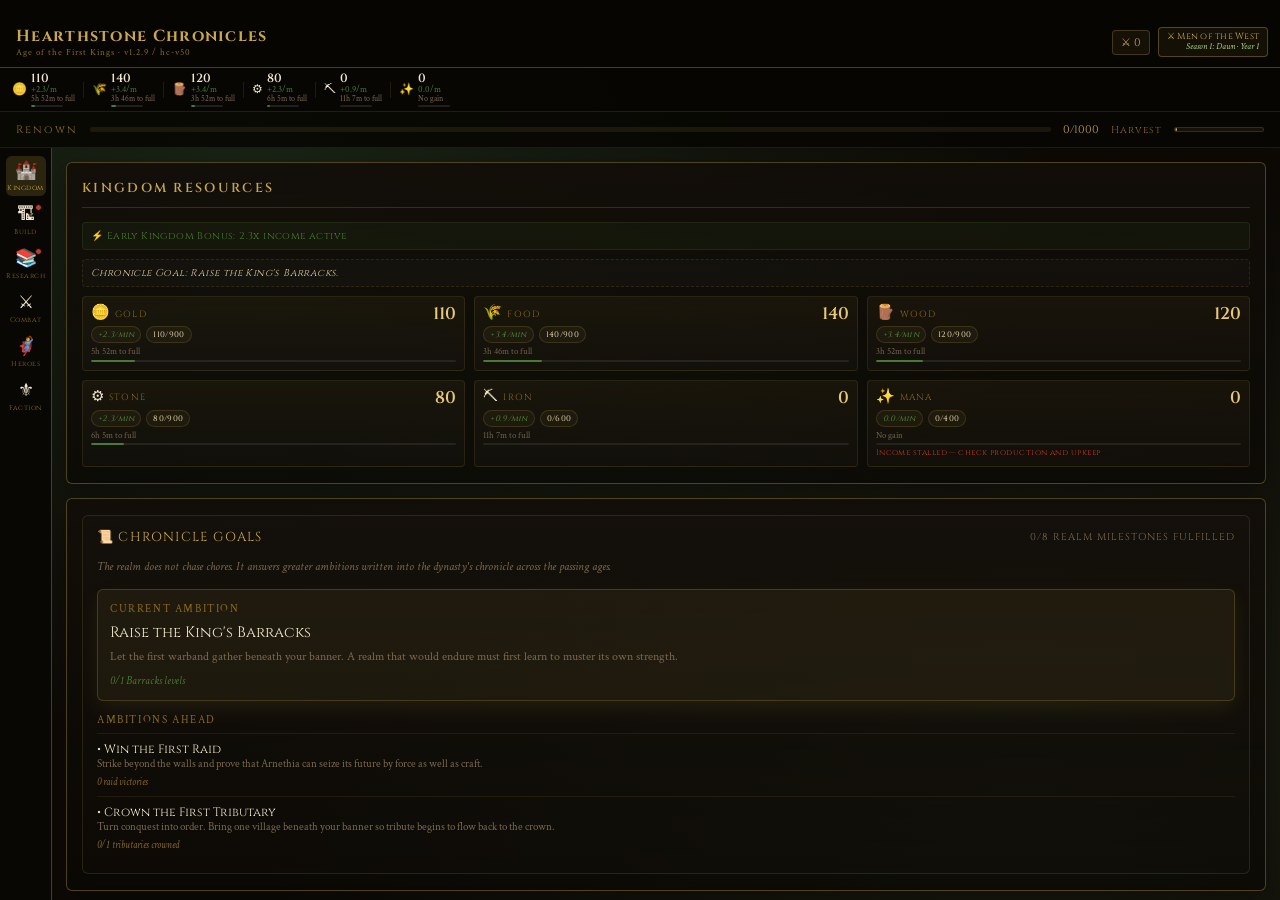
<file: index.html>
<!DOCTYPE html>
<html lang="en">
<head>
<meta charset="UTF-8">
<meta name="viewport" content="width=device-width, initial-scale=1.0, viewport-fit=cover">

<!-- PWA -->
<link rel="manifest" href="manifest.json">
<meta name="theme-color" content="#0d0a06">
<meta name="mobile-web-app-capable" content="yes">

<!-- iOS PWA -->
<meta name="apple-mobile-web-app-capable" content="yes">
<meta name="apple-mobile-web-app-status-bar-style" content="black-translucent">
<meta name="apple-mobile-web-app-title" content="Hearthstone">
<link rel="apple-touch-icon" href="icon-192.png">
<title>Hearthstone Chronicles</title>
<link href="https://fonts.googleapis.com/css2?family=Cinzel:wght@400;600;700&family=Crimson+Text:ital,wght@0,400;0,600;1,400&display=swap" rel="stylesheet">
<link rel="stylesheet" href="styles/main.css">
<script src="src/pwa.js" defer></script>
</head>
<body>

<div id="header">
  <div>
    <h1>Hearthstone Chronicles</h1>
    <div class="sub">Age of the First Kings &middot; <span data-version-label>v1.2.9 / hc-v50</span></div>
  </div>
  <div style="display:flex;align-items:center;gap:8px;">
    <div id="power-badge" onclick="showPowerBreakdown()">&#x2694; <span id="power-val">0</span></div>
    <div class="faction-badge">
      <div class="fname">&#x2694; Men of the West</div>
      <div class="fera" id="era-display">First Age &middot; Year 1</div>
    </div>
  </div>
</div>

<!-- FLOATING RESOURCE BAR -->
<div id="resource-bar">
  <div id="resource-bar-inner"></div>
</div>

<div id="era-bar">
  <span class="era-label">Renown</span>
  <div class="pbar-outer"><div class="pbar-inner" id="prestige-bar" style="width:0%"></div></div>
  <span class="pval" id="prestige-val">0/1000</span>
  <span class="tick-label">Harvest</span>
  <div class="tick-outer"><div class="tick-inner" id="tick-bar"></div></div>
</div>

<div id="shell">
  <div id="sidebar">
    <button class="stab active" data-tab="kingdom" onclick="switchTab('kingdom')">&#x1F3F0;<span class="slabel">Kingdom</span></button>
    <button class="stab" data-tab="build" onclick="switchTab('build')">&#x1F3D7;<span class="slabel">Build</span><span class="bdot" id="bdot-build"></span></button>
    <button class="stab" data-tab="research" onclick="switchTab('research')">&#x1F4DA;<span class="slabel">Research</span><span class="bdot" id="bdot-research"></span></button>
    <button class="stab" data-tab="combat" onclick="switchTab('combat')">&#x2694;<span class="slabel">Combat</span><span class="bdot" id="bdot-combat"></span></button>
    <button class="stab" data-tab="heroes" onclick="switchTab('heroes')">&#x1F9B8;<span class="slabel">Heroes</span><span class="bdot" id="bdot-heroes"></span></button>
    <button class="stab" data-tab="faction" onclick="switchTab('faction')">&#x269C;<span class="slabel">Faction</span></button>
  </div>

  <div id="content">

    <!-- KINGDOM TAB -->
    <div class="tab-view active" id="tab-kingdom">
      <div class="section">
        <div class="section-title">Kingdom Resources</div>
        <div class="resource-grid" id="resource-grid"></div>
      </div>
      <div class="section">
        <div id="chronicle-goals"></div>
      </div>
      <div class="section" style="padding:0;overflow:hidden;border-radius:6px;">
        <div id="city-view">
          <div class="city-title">&#x2694; Kingdom of Arnethia &mdash; tap a building to manage it</div>
          <div class="city-map" id="city-map"></div>
        </div>
      </div>
      <div class="section">
        <div class="section-title">&#x1F4DC; Chronicle</div>
        <div class="log-entries" id="log-entries"></div>
      </div>
    </div>

    <!-- BUILD TAB -->
    <div class="tab-view" id="tab-build">
      <div class="section">
        <div class="section-title">Construct &amp; Upgrade</div>
        <div class="blist" id="building-list"></div>
      </div>
    </div>

    <!-- RESEARCH TAB -->
    <div class="tab-view" id="tab-research">
      <div class="section">
        <div class="section-title">Research</div>
        <div class="rtabs">
          <div class="rtab active" data-tab="economy" onclick="switchResearchTab('economy')">Economy</div>
          <div class="rtab" data-tab="military" onclick="switchResearchTab('military')">Military</div>
          <div class="rtab tab-locked" data-tab="arcane" onclick="switchResearchTab('arcane')" id="rtab-arcane">Arcane</div>
          <div class="rtab tab-locked" data-tab="diplomacy" onclick="switchResearchTab('diplomacy')" id="rtab-diplomacy">Diplomacy</div>
        </div>
        <div class="rlist" id="research-list"></div>
      </div>
    </div>

    <!-- HEROES TAB -->
    <div class="tab-view" id="tab-heroes">
      <div class="section">
        <div class="section-title">Heroes of Arnethia</div>
        <div class="hlist" id="hero-list"></div>
      </div>
    </div>

    <!-- COMBAT TAB -->
    <div class="tab-view" id="tab-combat"></div>

    <!-- FACTION TAB -->
    <div class="tab-view" id="tab-faction">
    </div>

  </div>
</div>

<div id="bottombar">
  <div class="btabs">
    <button class="btab active" data-tab="kingdom" onclick="switchTab('kingdom')">&#x1F3F0;<span class="blabel">Kingdom</span></button>
    <button class="btab" data-tab="build" onclick="switchTab('build')">&#x1F3D7;<span class="blabel">Build</span><span class="bdot" id="mbdot-build"></span></button>
    <button class="btab" data-tab="research" onclick="switchTab('research')">&#x1F4DA;<span class="blabel">Research</span><span class="bdot" id="mbdot-research"></span></button>
    <button class="btab" data-tab="combat" onclick="switchTab('combat')">&#x2694;<span class="blabel">Combat</span><span class="bdot" id="mbdot-combat"></span></button>
    <button class="btab" data-tab="heroes" onclick="switchTab('heroes')">&#x1F9B8;<span class="blabel">Heroes</span><span class="bdot" id="mbdot-heroes"></span></button>
    <button class="btab" data-tab="faction" onclick="switchTab('faction')">&#x269C;<span class="blabel">Faction</span></button>
  </div>
</div>

<div id="overlay-stack"></div>

<script src="src/data/progression.js" defer></script>
<script src="src/data/buildings.js" defer></script>
<script src="src/data/research.js" defer></script>
<script src="src/data/combat.js" defer></script>
<script src="src/data/heroes.js" defer></script>
<script src="src/data/map.js" defer></script>
<script src="src/save.js" defer></script>
<script src="src/game.js" defer></script>
<!-- BUILDING POPUP -->
<div id="building-popup">
  <button class="bp-close" onclick="closePopup()">&#x2715;</button>
  <div class="bp-name" id="bp-name"></div>
  <div class="bp-desc" id="bp-desc"></div>
  <div class="bp-stats" id="bp-stats"></div>
  <div class="bp-cost" id="bp-cost"></div>
  <button class="bp-btn" id="bp-btn" onclick="popupUpgrade()">Upgrade</button>
</div>

</body>
</html>
</file>
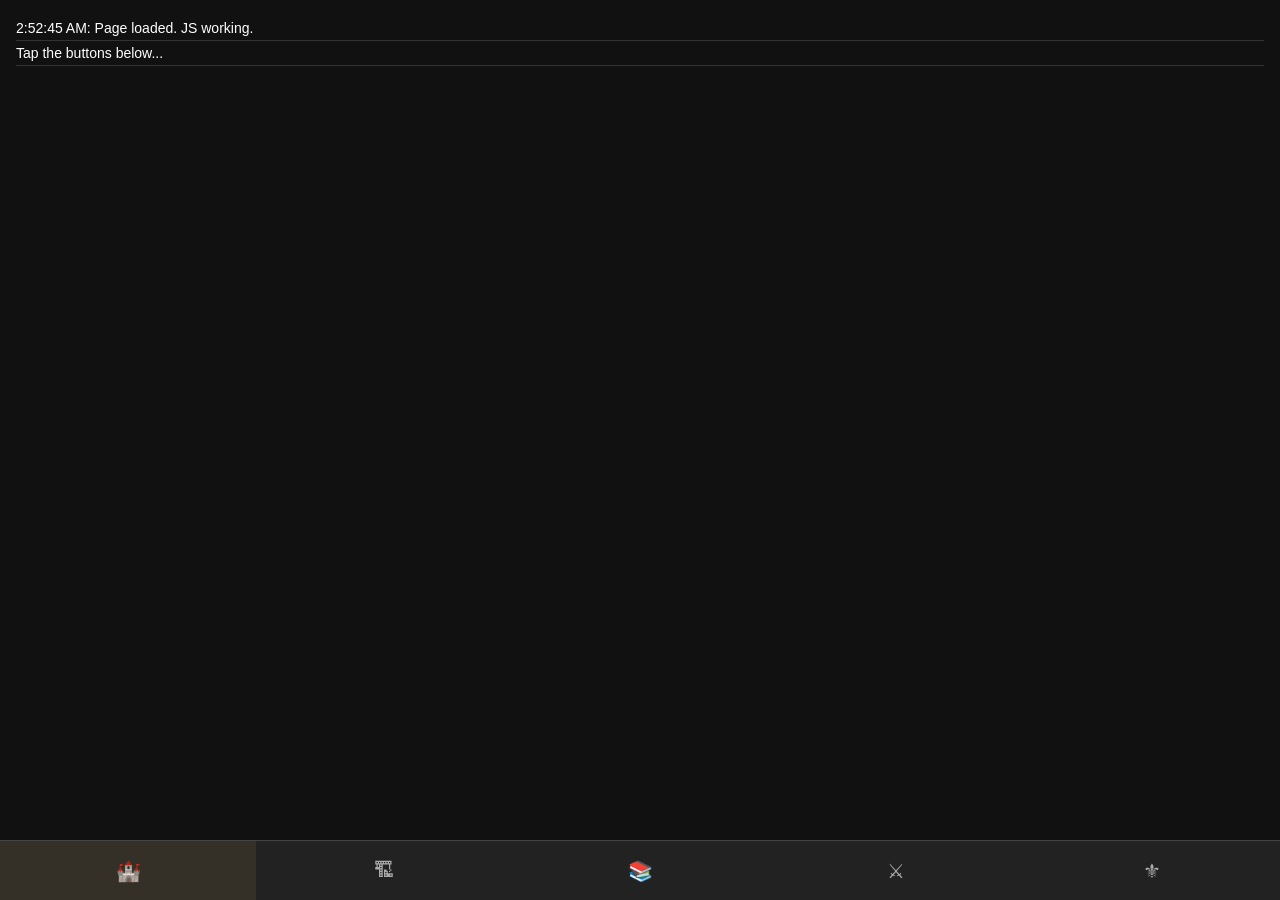
<file: test.html>
<!DOCTYPE html>
<html>
<head>
<meta charset="UTF-8">
<meta name="viewport" content="width=device-width, initial-scale=1.0, viewport-fit=cover">
<title>Tap Test</title>
<style>
* { margin:0; padding:0; box-sizing:border-box; }
body { background:#111; color:#fff; font-family:sans-serif; }
#log { padding:16px; font-size:14px; min-height:200px; }
.entry { padding:4px 0; border-bottom:1px solid #333; }
#tabs { position:fixed; bottom:0; left:0; right:0; display:flex; height:60px; background:#222; border-top:1px solid #444; }
button.tab { flex:1; background:none; border:none; color:#aaa; font-size:20px; cursor:pointer; -webkit-tap-highlight-color:rgba(255,255,255,.2); touch-action:manipulation; }
button.tab.active { color:#c9a84c; background:rgba(201,168,76,.1); }
</style>
</head>
<body>
<div id="log"><div class="entry">Tap the buttons below...</div></div>
<div id="tabs">
  <button class="tab active" id="t1">🏰</button>
  <button class="tab" id="t2">🏗</button>
  <button class="tab" id="t3">📚</button>
  <button class="tab" id="t4">⚔</button>
  <button class="tab" id="t5">⚜</button>
</div>
<script>
function log(msg){
  const d=document.createElement('div');
  d.className='entry';
  d.textContent=new Date().toLocaleTimeString()+': '+msg;
  document.getElementById('log').prepend(d);
}

// Method 1: onclick attribute style
document.getElementById('t1').onclick=function(){log('t1 clicked - onclick');};

// Method 2: addEventListener click
document.getElementById('t2').addEventListener('click',function(){log('t2 clicked - addEventListener');});

// Method 3: touchend
document.getElementById('t3').addEventListener('touchend',function(e){e.preventDefault();log('t3 touchend');},{passive:false});

// Method 4: touchstart
document.getElementById('t4').addEventListener('touchstart',function(e){e.preventDefault();log('t4 touchstart');},{passive:false});

// Method 5: both touchend and click
document.getElementById('t5').addEventListener('touchend',function(e){e.preventDefault();log('t5 touchend');},{passive:false});
document.getElementById('t5').addEventListener('click',function(){log('t5 click');});

log('Page loaded. JS working.');
</script>
</body>
</html>
</file>
<file: styles/main.css>
:root {
  --gold:#c9a84c; --gold-light:#e8c97a; --gold-dark:#8a6a1f;
  --parchment:#f2e8d0; --parchment-dark:#d9c9a0;
  --stone-light:#7b6a52; --blood-light:#c0392b; --forest-light:#4a7a32;
  --panel-bg:rgba(22,16,10,0.96); --panel-border:rgba(201,168,76,0.35);
  --tab-h:56px; --header-h:54px; --era-h:36px;
}
*{margin:0;padding:0;box-sizing:border-box;}
html,body{height:100%;overflow:hidden;}
body{background:#0d0a06;color:var(--parchment);font-family:'Crimson Text',serif;font-size:16px;
  display:flex;flex-direction:column;
  height:100dvh;
  height:-webkit-fill-available;
  /* Ensure background fills behind status bar in PWA mode */
  background-attachment:fixed;}
html{height:-webkit-fill-available;}
body::before{content:'';position:fixed;inset:0;
  background:radial-gradient(ellipse at 20% 20%,rgba(42,74,122,.28) 0%,transparent 55%),
             radial-gradient(ellipse at 80% 80%,rgba(45,74,30,.18) 0%,transparent 55%),#0d0a06;
  z-index:-1;}
body[data-season="1"]::before{background:radial-gradient(ellipse at 20% 20%,rgba(65,115,70,.24) 0%,transparent 55%),
             radial-gradient(ellipse at 80% 80%,rgba(120,160,90,.12) 0%,transparent 55%),#0d0a06;}
body[data-season="2"]::before{background:radial-gradient(ellipse at 25% 18%,rgba(190,125,40,.24) 0%,transparent 55%),
             radial-gradient(ellipse at 78% 78%,rgba(200,140,55,.12) 0%,transparent 55%),#100b04;}
body[data-season="3"]::before{background:radial-gradient(ellipse at 22% 18%,rgba(95,145,190,.24) 0%,transparent 55%),
             radial-gradient(ellipse at 78% 78%,rgba(90,110,145,.12) 0%,transparent 55%),#06080f;}
body[data-season="4"]::before{background:radial-gradient(ellipse at 20% 20%,rgba(215,175,90,.24) 0%,transparent 55%),
             radial-gradient(ellipse at 80% 80%,rgba(155,120,70,.12) 0%,transparent 55%),#120b03;}
body[data-season="1"] #era-display{color:#a8d87a;}
body[data-season="2"] #era-display{color:#f0c96b;}
body[data-season="3"] #era-display{color:#a5c8ef;}
body[data-season="4"] #era-display{color:#f1d07f;}

/* HEADER */
#header{background:rgba(8,6,3,.98);border-bottom:1px solid var(--panel-border);
  display:flex;align-items:flex-end;justify-content:space-between;
  padding-top:max(env(safe-area-inset-top), 14px);
  padding-bottom:10px;
  padding-left:max(16px, env(safe-area-inset-left));
  padding-right:max(12px, env(safe-area-inset-right));
  height:calc(var(--header-h) + max(env(safe-area-inset-top), 14px));
  position:sticky;top:0;z-index:200;flex-shrink:0;}
#header h1{font-family:'Cinzel',serif;font-size:16px;font-weight:700;color:var(--gold);letter-spacing:1.3px;}
#header .sub{font-size:9px;color:var(--gold-dark);letter-spacing:1px;line-height:1.15;}
.faction-badge{display:flex;flex-direction:column;align-items:flex-end;background:rgba(201,168,76,.07);
  border:1px solid var(--panel-border);border-radius:4px;padding:4px 8px;
  max-width:160px;flex-shrink:0;}
.faction-badge .fname{font-family:'Cinzel',serif;font-size:9px;color:var(--gold);letter-spacing:0.25px;white-space:nowrap;line-height:1.1;}
.faction-badge .fera{font-size:9px;color:var(--parchment-dark);font-style:italic;white-space:nowrap;line-height:1.1;}

/* ERA BAR */
#era-bar{height:var(--era-h);flex-shrink:0;background:rgba(8,6,3,.85);border-bottom:1px solid rgba(201,168,76,.12);
  display:flex;align-items:center;gap:12px;padding:0 16px;}
.era-label{font-family:'Cinzel',serif;font-size:11px;color:var(--gold-dark);letter-spacing:2px;white-space:nowrap;}
.pbar-outer{flex:1;height:5px;background:rgba(201,168,76,.1);border-radius:3px;overflow:hidden;}
.pbar-inner{height:100%;background:linear-gradient(90deg,var(--gold-dark),var(--gold));border-radius:3px;transition:width 1s ease;}
.pval{font-family:'Cinzel',serif;font-size:11px;color:var(--gold);white-space:nowrap;}
.tick-outer{width:90px;height:5px;background:rgba(201,168,76,.08);border-radius:3px;border:1px solid rgba(201,168,76,.18);overflow:hidden;flex-shrink:0;}
.tick-inner{height:100%;background:linear-gradient(90deg,rgba(201,168,76,.4),var(--gold-light));border-radius:3px;width:0%;}
.tick-label{font-family:'Cinzel',serif;font-size:10px;color:var(--gold-dark);letter-spacing:1px;white-space:nowrap;}
@keyframes tickPulse{0%{opacity:1}50%{opacity:.25;background:#fff}100%{opacity:1}}

/* SHELL */
#shell{display:flex;
  height:calc(100dvh - var(--header-h) - var(--era-h) - 34px - max(env(safe-area-inset-top), 14px));
  overflow:hidden;}

/* SIDEBAR */
#sidebar{width:52px;flex-shrink:0;background:rgba(10,8,4,.98);border-right:1px solid var(--panel-border);
  display:flex;flex-direction:column;align-items:center;padding:8px 0;gap:4px;}
.stab{width:40px;height:40px;border-radius:6px;border:none;
  display:flex;flex-direction:column;align-items:center;justify-content:center;
  cursor:pointer;transition:all .2s;font-size:18px;position:relative;
  background:none;color:inherit;font-family:inherit;
  -webkit-tap-highlight-color:rgba(201,168,76,.15);touch-action:manipulation;}
.stab:hover{background:rgba(201,168,76,.12);border-color:rgba(201,168,76,.2);transform:scale(1.05);}
.stab:active{transform:scale(0.98);}
.stab.active{background:rgba(201,168,76,.18);border-color:var(--gold-dark);}
.stab .slabel{font-family:'Cinzel',serif;font-size:7px;color:var(--gold-dark);letter-spacing:.5px;margin-top:1px;}
.stab.active .slabel{color:var(--gold);}
.stab .bdot{position:absolute;top:4px;right:4px;width:7px;height:7px;border-radius:50%;
  background:var(--blood-light);border:1px solid #0d0a06;display:none;}
.stab .bdot.on{display:block;}

/* CONTENT */
#content{flex:1;min-width:0;overflow-y:auto;overflow-x:hidden;padding:14px;}
.tab-view{display:none;}
.tab-view.active{display:block;min-width:0;}

/* MOBILE BOTTOM BAR */
#bottombar{display:none;position:fixed;bottom:0;left:0;right:0;
  height:calc(var(--tab-h) + env(safe-area-inset-bottom));
  background:rgba(8,6,3,.99);border-top:1px solid var(--panel-border);
  z-index:9999;}
#bottombar .btabs{display:flex;height:var(--tab-h);
  padding-left:env(safe-area-inset-left);
  padding-right:env(safe-area-inset-right);}
.btab{flex:1;display:flex;flex-direction:column;align-items:center;justify-content:center;
  cursor:pointer;transition:background .15s, transform .15s;font-size:18px;gap:1px;position:relative;
  background:none;border:none;color:inherit;font-family:inherit;
  min-height:44px;min-width:0;
  -webkit-tap-highlight-color:rgba(201,168,76,.25);
  touch-action:manipulation;}
.btab .blabel{font-family:'Cinzel',serif;font-size:8px;color:var(--gold-dark);letter-spacing:.3px;}
.btab.active .blabel{color:var(--gold);}
.btab:active{transform:scale(0.96);}
.btab.active{background:rgba(201,168,76,.12);}
.btab:active{transform:scale(0.96);}
.btab .bdot{position:absolute;top:5px;right:calc(50% - 14px);width:7px;height:7px;border-radius:50%;
  background:var(--blood-light);border:1px solid #0d0a06;display:none;}
.btab .bdot.on{display:block;}

@media(max-width:640px){
  #sidebar{display:none;}
  #bottombar{display:block;}
  #content{padding:10px;padding-bottom:calc(var(--tab-h) + env(safe-area-inset-bottom) + 20px);}
  #header h1{font-size:14px;}
  .tick-outer,.tick-label{display:none;}
  #header{align-items:flex-start;gap:8px;}
  #header > div{min-width:0;}
  #power-badge{flex-shrink:0;}
  .faction-badge{min-width:0;max-width:138px;padding:4px 6px;}
  .faction-badge .fname,.faction-badge .fera,#header .sub{white-space:normal;overflow-wrap:anywhere;}
}

/* SECTION CARD */
.section{background:linear-gradient(180deg,rgba(18,13,8,.9),rgba(10,8,4,.72));border:1px solid var(--panel-border);border-radius:6px;padding:16px 15px;margin-bottom:14px;box-shadow:0 8px 24px rgba(0,0,0,.3);min-width:0;max-width:100%;transition:box-shadow .3s ease;}
.section.section-subtle{background:linear-gradient(180deg,rgba(15,11,7,.8),rgba(10,8,4,.62));border-color:rgba(201,168,76,.12);}
.section-title{font-family:'Cinzel',serif;font-size:13px;letter-spacing:2.3px;color:var(--gold);text-transform:uppercase;font-weight:600;
  margin-bottom:14px;padding-bottom:10px;border-bottom:1px solid rgba(201,168,76,.2);}
.section-lead{font-size:12px;color:var(--stone-light);font-style:italic;line-height:1.45;margin:-4px 0 10px;}

/* RESOURCES */
.resource-grid{display:grid;grid-template-columns:repeat(3,minmax(0,1fr));gap:9px;min-width:0;max-width:100%;}
@media(max-width:400px){.resource-grid{grid-template-columns:repeat(2,minmax(0,1fr));}}
.rc{background:rgba(201,168,76,.05);border:1px solid rgba(201,168,76,.13);border-radius:4px;padding:9px 8px;transition:border-color .2s,background .2s,box-shadow .2s;}
.rc:hover{border-color:rgba(201,168,76,.3);background:rgba(201,168,76,.08);box-shadow:0 4px 12px rgba(201,168,76,.08);}
.rc-icon{font-size:17px;margin-bottom:2px;}
.rc-name{font-family:'Cinzel',serif;font-size:9px;letter-spacing:1.5px;color:var(--gold-dark);text-transform:uppercase;}
.rc-amount{font-family:'Cinzel',serif;font-size:15px;color:var(--gold-light);font-weight:600;}
.rc-rate{font-size:12px;color:var(--forest-light);font-style:italic;}
.rc-rate.neg{color:var(--blood-light);}
.boost-row{grid-column:1/-1;font-family:'Cinzel',serif;font-size:10px;letter-spacing:.4px;
  padding:6px 8px;border-radius:4px;line-height:1.4;}
.boost-row-strong{color:var(--forest-light);background:rgba(74,122,50,.08);border:1px solid rgba(74,122,50,.2);}
.boost-row-realm{color:var(--gold);background:rgba(201,168,76,.08);border:1px solid rgba(201,168,76,.18);}
.boost-row-hint{color:var(--parchment-dark);font-style:italic;background:rgba(255,255,255,.02);border:1px dashed rgba(201,168,76,.14);}

/* BUILDINGS */
.blist{display:flex;flex-direction:column;gap:10px;}
.build-toolbar{display:flex;justify-content:flex-end;gap:8px;flex-wrap:wrap;margin-bottom:8px;}
.bcard{background:rgba(255,255,255,.03);border:1px solid rgba(201,168,76,.1);border-radius:4px;padding:13px 12px;
  transition:all .2s;position:relative;overflow:hidden;}
.bcard::before{content:'';position:absolute;left:0;top:0;bottom:0;width:2px;background:var(--gold);opacity:0;transition:opacity .2s;}
.bcard:hover{background:rgba(201,168,76,.08);border-color:rgba(201,168,76,.28);box-shadow:0 4px 12px rgba(201,168,76,.1);}
.bcard:hover::before{opacity:1;}
.bcard.can{border-color:rgba(201,168,76,.22);}
.bcard.maxed{opacity:.45;pointer-events:none;}
.bheader{display:flex;justify-content:space-between;align-items:center;margin-bottom:3px;}
.bname{font-family:'Cinzel',serif;font-size:12px;color:var(--parchment);}
.blvl{font-family:'Cinzel',serif;font-size:9px;color:var(--gold);background:rgba(201,168,76,.1);border:1px solid rgba(201,168,76,.18);border-radius:2px;padding:1px 5px;}
.bdesc{font-size:13px;color:var(--parchment-dark);font-style:italic;margin-bottom:5px;line-height:1.4;}
.beff{font-size:12px;color:var(--forest-light);margin-bottom:5px;}
.bcosts{display:flex;gap:7px;flex-wrap:wrap;}
.bcost{font-size:11px;color:var(--parchment-dark);}
.bcost.no{color:var(--blood-light);}
.bbtn{width:100%;margin-top:7px;padding:6px;background:rgba(201,168,76,.1);border:1px solid var(--gold-dark);border-radius:3px;
  color:var(--gold);font-family:'Cinzel',serif;font-size:9px;letter-spacing:1.5px;text-transform:uppercase;cursor:pointer;transition:all .2s;min-height:40px;}
.bbtn:hover:not(:disabled){background:rgba(201,168,76,.2);border-color:var(--gold);color:var(--gold-light);transform:translateY(-1px);box-shadow:0 4px 12px rgba(201,168,76,.15);}
.bbtn:active:not(:disabled){transform:translateY(0);box-shadow:0 2px 4px rgba(201,168,76,.1);}
.bbtn:disabled{opacity:.35;cursor:not-allowed;}
.mystery{background:rgba(255,255,255,.02);border:1px dashed rgba(201,168,76,.15);border-radius:4px;
  padding:11px;display:flex;align-items:center;gap:10px;}
.mystery-icon{font-size:22px;filter:grayscale(1);opacity:.4;}
.mystery-title{font-family:'Cinzel',serif;font-size:11px;color:var(--stone-light);font-style:italic;}
.mystery-hint{font-size:12px;color:rgba(201,168,76,.35);margin-top:2px;}

/* MAP */
.map-grid{display:grid;grid-template-columns:repeat(5,1fr);gap:5px;}
.map-tile{aspect-ratio:1;border-radius:4px;border:1px solid rgba(201,168,76,.08);
  display:flex;flex-direction:column;align-items:center;justify-content:center;
  font-size:18px;cursor:pointer;transition:all .2s;background:rgba(255,255,255,.02);}
.map-tile:hover{border-color:rgba(201,168,76,.3);background:rgba(201,168,76,.06);transform:scale(1.05);box-shadow:0 4px 12px rgba(201,168,76,.12);}
.map-tile.built{background:rgba(201,168,76,.07);border-color:rgba(201,168,76,.22);}
.map-tile.empty{opacity:.35;}
.tile-lbl{font-family:'Cinzel',serif;font-size:7px;letter-spacing:.5px;color:var(--gold-dark);text-align:center;margin-top:1px;text-transform:uppercase;}

/* LOG */
.log-entries{max-height:180px;overflow-y:auto;display:flex;flex-direction:column;gap:3px;min-width:0;max-width:100%;}
.log-entry{font-size:13px;color:var(--parchment-dark);font-style:italic;padding:3px 0;border-bottom:1px solid rgba(201,168,76,.05);line-height:1.4;animation:fadeIn .35s ease;overflow-wrap:anywhere;}
.log-entry .lt{font-size:10px;color:var(--gold-dark);font-style:normal;font-family:'Cinzel',serif;margin-right:5px;}
.log-entry.important{color:var(--gold-light);}
.log-entry.danger{color:var(--blood-light);}
@keyframes fadeIn{from{opacity:0;transform:translateY(-3px)}to{opacity:1;transform:none}}

/* RESEARCH */
.rtabs{display:flex;gap:4px;margin-bottom:11px;}
.rtab{flex:1;padding:8px 2px;background:rgba(255,255,255,.03);border:1px solid rgba(201,168,76,.1);border-radius:3px;
  color:var(--parchment-dark);font-family:'Cinzel',serif;font-size:10px;letter-spacing:.8px;text-transform:uppercase;cursor:pointer;transition:all .2s;text-align:center;font-weight:500;}
.rtab.active{background:rgba(201,168,76,.16);border-color:var(--gold);color:var(--gold);box-shadow:inset 0 0 0 1px rgba(201,168,76,.1);}
.rtab.tab-locked{opacity:.4;cursor:not-allowed;}
.rtab:hover:not(.active):not(.tab-locked){background:rgba(201,168,76,.1);border-color:rgba(201,168,76,.2);}
.rlist{display:flex;flex-direction:column;gap:8px;}
.ritem{background:rgba(255,255,255,.02);border:1px solid rgba(201,168,76,.08);border-radius:4px;padding:11px;cursor:pointer;transition:all .2s;}
.ritem:hover:not(.rlocked):not(.rcompleted):not(.rmystery){background:rgba(201,168,76,.08);border-color:rgba(201,168,76,.28);box-shadow:0 4px 12px rgba(201,168,76,.08);}
.ritem.rcompleted{border-color:rgba(74,122,50,.35);background:rgba(74,122,50,.05);}
.ritem.rlocked{opacity:.38;cursor:not-allowed;}
.ritem.ractive{border-color:rgba(201,168,76,.35);background:rgba(201,168,76,.04);box-shadow:inset 0 0 0 1px rgba(201,168,76,.1);}
.ritem.rmystery{opacity:.4;cursor:not-allowed;border-style:dashed;}
.rname{font-family:'Cinzel',serif;font-size:12px;color:var(--parchment);margin-bottom:3px;font-weight:500;}
.ritem.rcompleted .rname{color:var(--forest-light);}
.rdesc{font-size:12px;color:var(--stone-light);font-style:italic;margin-bottom:4px;line-height:1.3;}
.rprog{height:3px;background:rgba(201,168,76,.1);border-radius:2px;overflow:hidden;margin-top:3px;}
.rprog-inner{height:100%;background:var(--gold);border-radius:2px;transition:width .8s ease;}

/* HEROES */
.hlist{display:flex;flex-direction:column;gap:11px;}
.hcard{background:rgba(255,255,255,.03);border:1px solid rgba(201,168,76,.08);border-radius:4px;padding:12px;transition:all .2s;}
.hcard:hover{background:rgba(201,168,76,.06);border-color:rgba(201,168,76,.18);box-shadow:0 4px 12px rgba(201,168,76,.08);}
.hname{font-family:'Cinzel',serif;font-size:12px;color:var(--gold-light);}
.hclass{font-size:11px;color:var(--stone-light);font-style:italic;margin-bottom:7px;}
.hstats{display:grid;grid-template-columns:repeat(3,1fr);gap:4px;margin-bottom:7px;}
.hstat{background:rgba(255,255,255,.03);border-radius:3px;padding:4px;text-align:center;}
.hstat-v{font-family:'Cinzel',serif;font-size:13px;color:var(--parchment);}
.hstat-l{font-size:9px;color:var(--parchment-dark);text-transform:uppercase;letter-spacing:.5px;}
.hxp{height:3px;background:rgba(201,168,76,.1);border-radius:2px;overflow:hidden;margin-bottom:7px;}
.hxp-i{height:100%;background:linear-gradient(90deg,var(--gold-dark),var(--gold));border-radius:2px;transition:width .5s;}
.hstatus{font-size:12px;color:var(--parchment-dark);font-style:italic;margin-bottom:6px;}
.hstatus.onq{color:var(--forest-light);}
.hstatus.danger{color:var(--blood-light);}
.qbtn{width:100%;padding:6px;background:rgba(139,26,26,.12);border:1px solid rgba(139,26,26,.35);border-radius:3px;
  color:#d4826a;font-family:'Cinzel',serif;font-size:9px;letter-spacing:1.5px;text-transform:uppercase;cursor:pointer;transition:all .2s;min-height:40px;}
.qbtn:hover:not(:disabled){background:rgba(139,26,26,.25);border-color:var(--blood-light);transform:translateY(-1px);box-shadow:0 4px 12px rgba(139,26,26,.12);}
.qbtn:active:not(:disabled){transform:translateY(0);box-shadow:0 2px 4px rgba(139,26,26,.08);}
.qbtn:disabled{opacity:.35;cursor:not-allowed;}
.qbtn.ret{background:rgba(74,122,50,.14);border-color:rgba(74,122,50,.4);color:#a8d87a;}
.hero-actions{display:flex;gap:6px;margin-top:6px;align-items:stretch;}
.hero-auto-btn{flex:0 0 auto;min-width:88px;padding-inline:10px;}
.train-entry{display:grid;grid-template-columns:44px 56px minmax(0,1fr);gap:4px;margin-top:6px;align-items:center;}
.train-entry input{min-width:0;width:44px !important;}
.train-max-btn{width:auto;flex:0 0 auto;padding-inline:6px;min-width:56px;}

@media(max-width:480px){
  .hero-actions{flex-direction:column;}
  .hero-auto-btn{width:100%;min-width:0;}
  .troop-grid{grid-template-columns:1fr;}
  .train-entry{grid-template-columns:repeat(2,minmax(0,1fr));gap:4px;}
  .train-entry input{width:100% !important;}
  .train-entry .train-btn:last-child{grid-column:1 / -1;}
  .train-max-btn{min-width:0;padding-inline:6px;font-size:8px;letter-spacing:1px;}
}

/* FACTION */
.ftrait{background:rgba(201,168,76,.04);border:1px solid rgba(201,168,76,.1);border-radius:4px;padding:8px 10px;margin-bottom:6px;}
.ftrait-name{font-family:'Cinzel',serif;font-size:10px;color:var(--gold);letter-spacing:1px;text-transform:uppercase;margin-bottom:2px;}
.ftrait-desc{font-size:13px;color:var(--parchment-dark);font-style:italic;line-height:1.4;}
.crow{display:flex;align-items:center;gap:8px;margin-bottom:5px;font-size:12px;}
.cf{font-family:'Cinzel',serif;font-size:11px;min-width:80px;}
.beats{color:var(--forest-light);}
.loses{color:var(--blood-light);}

/* OVERLAY NOTIFICATIONS */
#overlay-stack{position:fixed;top:calc(var(--header-h) + var(--era-h) + 10px);right:14px;z-index:500;
  display:flex;flex-direction:column;gap:8px;align-items:flex-end;pointer-events:none;}
.onotif{background:rgba(10,8,4,.98);border:1px solid var(--gold);border-left:4px solid var(--gold);
  border-radius:5px;padding:11px 16px;font-family:'Cinzel',serif;font-size:13px;color:var(--gold-light);
  letter-spacing:.6px;max-width:280px;animation:nIn .3s ease forwards;pointer-events:auto;box-shadow:0 8px 24px rgba(0,0,0,.4),inset 0 0 20px rgba(201,168,76,.05);}
.onotif.danger{border-color:var(--blood-light);border-left-color:var(--blood-light);color:#e8806a;}
.onotif.success{border-color:var(--forest-light);border-left-color:var(--forest-light);color:#8dcc6a;}
.onotif .ntitle{font-size:11px;margin-bottom:4px;opacity:.85;letter-spacing:1.2px;color:rgba(232,201,122,.95);}
@keyframes nIn{from{opacity:0;transform:translateX(14px)}to{opacity:1;transform:none}}
@keyframes nOut{from{opacity:1;transform:none}to{opacity:0;transform:translateX(14px)}}

/* SNOT (small bottom notif) */
.snot{position:fixed;top:calc(var(--header-h) + var(--era-h) + 10px);left:50%;transform:translateX(-50%);
  background:rgba(10,8,4,.95);border:1px solid var(--gold);border-radius:4px;
  padding:8px 18px;font-family:'Cinzel',serif;font-size:12px;color:var(--gold-light);
  letter-spacing:.5px;z-index:400;animation:snotA 2.4s ease forwards;text-align:center;}
@keyframes snotA{
  0%{opacity:0;transform:translateX(-50%) translateY(-8px)}
  12%{opacity:1;transform:translateX(-50%) translateY(0)}
  75%{opacity:1}100%{opacity:0;transform:translateX(-50%) translateY(-5px)}}

/* CITY VIEW */
#city-view{position:relative;overflow:hidden;border-radius:6px;border:1px solid rgba(201,168,76,.2);min-width:0;max-width:100%;}
.city-title{font-family:'Cinzel',serif;font-size:10px;letter-spacing:2px;color:var(--gold);
  text-transform:uppercase;padding:8px 12px;background:rgba(0,0,0,.5);
  position:absolute;top:0;left:0;right:0;z-index:20;
  border-bottom:1px solid rgba(201,168,76,.15);overflow-wrap:anywhere;}
.city-map{position:relative;width:100%;max-width:100%;padding-bottom:100%;}
.city-img{position:absolute;inset:0;width:100%;height:100%;object-fit:cover;display:block;}
.city-zones{position:absolute;inset:0;}
.city-zone{position:absolute;cursor:pointer;border-radius:4px;
  border:1px solid transparent;transition:all .15s ease-out;
  -webkit-tap-highlight-color:rgba(201,168,76,.15);touch-action:manipulation;
  min-width:44px;min-height:44px;} /* Ensure minimum touch target size */
.city-zone:hover,.city-zone:active,.city-zone.zone-tapped{
  background:rgba(201,168,76,.08);
  border-color:rgba(201,168,76,.4);
  box-shadow:0 0 12px rgba(201,168,76,.2);
  transform:scale(1.02);} /* Subtle scale feedback */
.zone-badge{position:absolute;bottom:4px;left:50%;transform:translateX(-50%);
  background:rgba(0,0,0,.75);border:1px solid rgba(201,168,76,.4);border-radius:10px;
  padding:2px 6px;display:flex;align-items:center;gap:3px;white-space:nowrap;}
.zone-icon{font-size:10px;}
.zone-lvl{font-family:'Cinzel',serif;font-size:9px;color:var(--gold);letter-spacing:.5px;}
.zone-locked{position:absolute;top:50%;left:50%;transform:translate(-50%,-50%);font-size:14px;opacity:.6;}
.zone-build{position:absolute;top:50%;left:50%;transform:translate(-50%,-50%);
  font-size:20px;color:var(--gold);font-weight:bold;opacity:.7;
  text-shadow:0 0 8px rgba(201,168,76,.8);}
/* Building popup */
#building-popup{position:fixed;z-index:500;background:rgba(8,6,3,.97);
  border:1px solid var(--gold-dark);border-radius:6px;padding:14px;
  max-width:260px;width:88%;
  box-shadow:0 8px 32px rgba(0,0,0,.8);
  transform:translate(-50%,-50%) scale(.95);opacity:0;
  transition:all .2s;pointer-events:none;}
#building-popup.show{transform:translate(-50%,-50%) scale(1);opacity:1;pointer-events:all;}
#building-popup .bp-name{font-family:'Cinzel',serif;font-size:13px;color:var(--gold);margin-bottom:4px;}
#building-popup .bp-desc{font-size:12px;color:var(--parchment-dark);font-style:italic;margin-bottom:8px;line-height:1.4;}
#building-popup .bp-stats{display:grid;grid-template-columns:1fr 1fr;gap:4px;margin-bottom:8px;}
#building-popup .bp-stat{background:rgba(201,168,76,.06);border:1px solid rgba(201,168,76,.12);
  border-radius:3px;padding:4px 6px;text-align:center;}
#building-popup .bp-stat-v{font-family:'Cinzel',serif;font-size:12px;color:var(--parchment);}
#building-popup .bp-stat-l{font-size:8px;color:var(--stone-light);text-transform:uppercase;}
#building-popup .bp-cost{font-size:11px;color:var(--stone-light);margin-bottom:8px;line-height:1.6;}
#building-popup .bp-btn{width:100%;padding:8px;background:rgba(201,168,76,.1);
  border:1px solid var(--gold-dark);border-radius:3px;color:var(--gold);
  font-family:'Cinzel',serif;font-size:10px;letter-spacing:1.5px;text-transform:uppercase;
  cursor:pointer;touch-action:manipulation;transition:all .2s;min-height:40px;}
#building-popup .bp-btn:hover:not(:disabled){background:rgba(201,168,76,.2);border-color:var(--gold);transform:translateY(-1px);box-shadow:0 4px 12px rgba(201,168,76,.12);}
#building-popup .bp-btn:active:not(:disabled){transform:translateY(0);box-shadow:0 2px 4px rgba(201,168,76,.08);}
#building-popup .bp-btn:disabled{opacity:.4;cursor:not-allowed;}
#building-popup .bp-close{position:absolute;top:8px;right:10px;background:none;border:none;
  color:var(--parchment-dark);font-size:18px;cursor:pointer;touch-action:manipulation;padding:0;line-height:1;}
.troop-grid{display:grid;grid-template-columns:1fr 1fr;gap:8px;margin-bottom:8px;}
.tcard{background:rgba(255,255,255,.03);border:1px solid rgba(201,168,76,.12);border-radius:4px;padding:11px;}
.tcard-header{display:flex;justify-content:space-between;align-items:center;margin-bottom:6px;}
.tcard-name{font-family:'Cinzel',serif;font-size:11px;color:var(--parchment);}
.tcard-icon{font-size:18px;}
.tcard-stats{display:grid;grid-template-columns:1fr 1fr;gap:3px;margin-bottom:6px;}
.tstat{background:rgba(255,255,255,.03);border-radius:3px;padding:3px 5px;text-align:center;}
.tstat-v{font-family:'Cinzel',serif;font-size:12px;color:var(--parchment);}
.tstat-l{font-size:9px;color:var(--parchment-dark);text-transform:uppercase;letter-spacing:.5px;}
.tstat-v.injured{color:var(--blood-light);}
.tstat-v.training{color:var(--gold);}
.train-btn{width:100%;padding:6px;background:rgba(201,168,76,.08);border:1px solid rgba(201,168,76,.2);
  border-radius:3px;color:var(--gold);font-family:'Cinzel',serif;font-size:9px;
  letter-spacing:1px;text-transform:uppercase;cursor:pointer;transition:all .2s;min-height:40px;}
.train-btn:hover:not(:disabled){background:rgba(201,168,76,.18);border-color:var(--gold);transform:translateY(-1px);box-shadow:0 4px 12px rgba(201,168,76,.12);}
.train-btn:active:not(:disabled){transform:translateY(0);box-shadow:0 2px 4px rgba(201,168,76,.08);}
.train-btn:disabled{opacity:.35;cursor:not-allowed;}
.npc-list{display:flex;flex-direction:column;gap:9px;}
.npc-card{background:rgba(255,255,255,.03);border:1px solid rgba(201,168,76,.1);border-radius:4px;padding:12px 11px;transition:all .2s;}
.npc-card:hover{background:rgba(255,255,255,.05);border-color:rgba(201,168,76,.2);box-shadow:0 4px 12px rgba(201,168,76,.08);}
.npc-card.primary-target{border-color:rgba(201,168,76,.14);}
.npc-card.primary-target.can-raid{border-color:rgba(74,122,50,.32);box-shadow:inset 0 0 0 1px rgba(74,122,50,.12);}
.npc-card.can-govern{border-color:rgba(74,122,50,.32);box-shadow:inset 0 0 0 1px rgba(74,122,50,.12);}
.npc-card.frontier-target{border-style:dashed;border-color:rgba(201,168,76,.18);background:rgba(255,255,255,.02);}
.npc-header{display:flex;justify-content:space-between;align-items:center;margin-bottom:4px;}
.npc-name{font-family:'Cinzel',serif;font-size:12px;color:var(--parchment);}
.npc-level{font-size:9px;color:var(--gold);background:rgba(201,168,76,.1);border:1px solid rgba(201,168,76,.2);border-radius:2px;padding:1px 5px;font-family:'Cinzel',serif;}
.npc-loot{display:flex;gap:8px;flex-wrap:wrap;margin-bottom:7px;font-size:12px;color:var(--parchment-dark);line-height:1.45;}
.npc-defence{font-size:11px;color:var(--blood-light);font-style:italic;margin-bottom:6px;}
.npc-power-row{display:flex;justify-content:space-between;gap:8px;font-size:11px;font-family:'Cinzel',serif;color:var(--blood-light);margin-bottom:6px;}
.npc-power-row .ok{color:var(--forest-light);}
.npc-power-row .low{color:var(--blood-light);}
.attack-btn{width:100%;padding:8px 6px;background:rgba(139,26,26,.12);border:1px solid rgba(139,26,26,.35);
  border-radius:3px;color:#d4826a;font-family:'Cinzel',serif;font-size:9px;
  letter-spacing:1px;text-transform:uppercase;cursor:pointer;transition:all .2s;min-height:40px;}
.attack-btn:hover:not(:disabled){background:rgba(139,26,26,.28);border-color:var(--blood-light);transform:translateY(-1px);box-shadow:0 4px 12px rgba(139,26,26,.14);}
.attack-btn:active:not(:disabled){transform:translateY(0);box-shadow:0 2px 4px rgba(139,26,26,.08);}
.attack-btn:disabled{opacity:.35;cursor:not-allowed;}
.combat-reveal-hint{font-size:11px;color:var(--gold-dark);font-style:italic;margin:-2px 0 10px;padding:6px 8px;border:1px dashed rgba(201,168,76,.16);border-radius:4px;background:rgba(255,255,255,.02);}
.combat-reveal-hint{font-size:11px;color:var(--gold-dark);font-style:italic;margin:-2px 0 10px;padding:6px 8px;border:1px dashed rgba(201,168,76,.16);border-radius:4px;background:rgba(255,255,255,.02);}
.raid-card{background:rgba(255,255,255,.03);border:1px solid rgba(201,168,76,.15);border-radius:4px;padding:10px;margin-bottom:7px;}
.raid-progress{height:3px;background:rgba(201,168,76,.1);border-radius:2px;overflow:hidden;margin-top:6px;}
.raid-progress-inner{height:100%;background:linear-gradient(90deg,var(--blood-light),var(--gold));border-radius:2px;transition:width .5s;}
.hospital-card{background:rgba(74,122,50,.05);border:1px solid rgba(74,122,50,.2);border-radius:4px;padding:10px;margin-bottom:8px;}
.combat-log{max-height:140px;overflow-y:auto;display:flex;flex-direction:column;gap:3px;}
.clog-entry{font-size:12px;color:var(--parchment-dark);font-style:italic;padding:3px 0;border-bottom:1px solid rgba(201,168,76,.05);line-height:1.4;}
.clog-entry.victory{color:var(--forest-light);}
.clog-entry.defeat{color:var(--blood-light);}
.troop-send{display:grid;grid-template-columns:1fr 1fr;gap:6px;margin-bottom:8px;}
.send-input{background:rgba(255,255,255,.04);border:1px solid rgba(201,168,76,.2);border-radius:3px;
  padding:5px 7px;color:var(--parchment);font-size:12px;width:100%;font-family:'Crimson Text',serif;}
.send-label{font-family:'Cinzel',serif;font-size:10px;color:var(--gold-dark);letter-spacing:.5px;margin-bottom:3px;}
/* POWER BADGE */
#power-badge{font-family:'Cinzel',serif;font-size:11px;color:var(--gold);
  background:rgba(201,168,76,.08);border:1px solid rgba(201,168,76,.25);
  border-radius:4px;padding:4px 8px;white-space:nowrap;cursor:pointer;}
#power-badge:hover{background:rgba(201,168,76,.15);}

/* FLOATING RESOURCE BAR */
#resource-bar{background:rgba(8,6,3,.96);border-bottom:1px solid rgba(201,168,76,.14);
  padding:4px 12px;overflow-x:auto;flex-shrink:0;
  padding-left:max(12px, env(safe-area-inset-left));
  padding-right:max(12px, env(safe-area-inset-right));}
#resource-bar::-webkit-scrollbar{height:0;}
#resource-bar-inner{display:flex;gap:8px;align-items:center;min-width:max-content;}
.fres{display:flex;align-items:center;gap:4px;cursor:pointer;touch-action:manipulation;}
.fres-icon{font-size:12px;}
.fres-info{display:flex;flex-direction:column;}
.fres-amt{font-family:'Cinzel',serif;font-size:12px;color:var(--parchment);line-height:1;font-weight:600;}
.fres-rate{font-size:9px;color:var(--forest-light);line-height:1;margin-top:1px;font-weight:500;}
.fres-rate.neg{color:var(--blood-light);}
.fres-cap{font-size:8px;color:var(--stone-light);line-height:1.05;margin-top:1px;white-space:nowrap;}
.fres-bar{width:32px;height:2px;background:rgba(255,255,255,.1);border-radius:2px;overflow:hidden;margin-top:2px;}
.fres-fill{height:100%;border-radius:2px;transition:width .5s,background .5s;}
.fres-fill.low{background:var(--forest-light);}
.fres-fill.med{background:#e8a020;}
.fres-fill.high{background:var(--blood-light);}
.fres-sep{width:1px;height:16px;background:rgba(201,168,76,.12);flex-shrink:0;}

/* RESOURCE CARDS with cap bar */
.rc{background:linear-gradient(180deg,rgba(201,168,76,.06),rgba(255,255,255,.02));border:1px solid rgba(201,168,76,.12);border-radius:4px;padding:8px 8px;transition:border-color .2s,background .2s,box-shadow .2s;}
.rc:hover{border-color:rgba(201,168,76,.3);background:linear-gradient(180deg,rgba(201,168,76,.1),rgba(255,255,255,.04));box-shadow:0 4px 12px rgba(201,168,76,.08);}
.rc.near-cap{background:linear-gradient(180deg,rgba(192,57,43,.09),rgba(255,255,255,.02));}
.rc-top{display:flex;align-items:flex-start;justify-content:space-between;gap:6px;margin-bottom:4px;min-width:0;}
.rc-ident{display:flex;align-items:center;gap:5px;min-width:0;flex:1 1 auto;}
.rc-icon{font-size:15px;line-height:1;}
.rc-name{font-family:'Cinzel',serif;font-size:9px;letter-spacing:1.2px;color:var(--gold-dark);text-transform:uppercase;overflow-wrap:anywhere;}
.rc-amount{font-family:'Cinzel',serif;font-size:17px;color:var(--gold-light);font-weight:600;line-height:1;text-align:right;min-width:0;overflow-wrap:anywhere;}
.rc-meta{display:flex;flex-wrap:wrap;gap:5px;margin-bottom:3px;min-width:0;}
.rc-pill{display:inline-flex;align-items:center;padding:2px 6px;border-radius:999px;border:1px solid rgba(201,168,76,.18);background:rgba(201,168,76,.05);font-family:'Cinzel',serif;font-size:8px;color:var(--gold-dark);letter-spacing:.3px;font-weight:500;}
.rc-rate{color:var(--forest-light);font-style:italic;}
.rc-rate.neg{color:var(--blood-light);}
.rc-stock{color:var(--parchment-dark);}
.rc-captext{font-size:9px;color:var(--stone-light);line-height:1.15;margin-top:1px;white-space:normal;overflow-wrap:anywhere;opacity:.92;}
.rc-capbar{height:2px;background:rgba(255,255,255,.08);border-radius:2px;overflow:hidden;margin-top:3px;}
.rc-capfill{height:100%;border-radius:2px;transition:width .5s,background .5s;}
.rc-warning{font-size:8px;color:var(--blood-light);margin-top:2px;font-family:'Cinzel',serif;letter-spacing:.45px;}
.rlabel{font-size:8px;color:var(--gold);background:rgba(201,168,76,.12);padding:1px 4px;border-radius:4px;margin-left:6px;letter-spacing:.4px;text-transform:uppercase;}
.ritem.rrecommended{border-color:rgba(133,176,91,.35);box-shadow:0 0 0 1px rgba(133,176,91,.08);}
.research-hint{margin:8px 0 10px;padding:10px 12px;border:1px solid rgba(133,176,91,.2);background:rgba(133,176,91,.05);border-radius:6px;color:var(--parchment);font-size:11px;letter-spacing:.5px;}
.current-ambition{box-shadow:0 8px 22px rgba(255,215,92,.08);}
.ftrait.objective .ftrait-name{color:var(--gold);}
.ftrait.objective .ftrait-desc{color:var(--parchment);}
.snot{max-width:min(340px,calc(100vw - 24px));white-space:pre-line;line-height:1.35;text-align:left;}

@media(max-width:430px){
  #header{height:auto;flex-wrap:wrap;padding-top:max(env(safe-area-inset-top), 10px);padding-bottom:6px;padding-left:max(14px, env(safe-area-inset-left));padding-right:max(10px, env(safe-area-inset-right));}
  #header h1{font-size:12px;letter-spacing:1px;}
  #header .sub{font-size:8px;letter-spacing:.8px;}
  #header > div:first-child{flex:1 1 100%;}
  #header > div:last-child{width:100%;justify-content:space-between;}
  .faction-badge{max-width:calc(100% - 60px);padding:3px 6px;}
  .faction-badge .fname{font-size:9px;}
  .faction-badge .fera{font-size:8px;}
  #power-badge{padding:3px 7px;font-size:10px;}
  #resource-bar{padding-top:3px;padding-bottom:3px;}
  .section{padding:11px 10px;}
  .resource-grid{gap:7px;}
  .rc{padding:7px 7px;min-height:74px;}
  .rc-top{gap:5px;}
  .rc-amount{font-size:16px;}
  .city-title{font-size:8px;letter-spacing:1px;padding:6px 9px;}
  #bottombar{height:calc(52px + env(safe-area-inset-bottom));}
  #bottombar .btabs{height:52px;}
  .btab{font-size:17px;gap:0;min-height:42px;}
  .btab .blabel{font-size:6px;letter-spacing:.25px;}
  .btab .bdot{top:4px;right:calc(50% - 13px);}
}

/* WAR CHEST */
.warchest-card{background:rgba(201,168,76,.05);border:1px solid rgba(201,168,76,.2);
  border-radius:4px;padding:10px;margin-bottom:8px;}
.wc-header{display:flex;justify-content:space-between;align-items:center;margin-bottom:6px;}
.wc-title{font-family:'Cinzel',serif;font-size:12px;color:var(--gold);}
.wc-bar{height:5px;background:rgba(201,168,76,.1);border-radius:3px;overflow:hidden;margin-bottom:4px;}
.wc-fill{height:100%;background:linear-gradient(90deg,var(--gold-dark),var(--gold));border-radius:3px;transition:width 1s;}
.wc-convert-btn{width:100%;margin-top:6px;padding:6px;background:rgba(201,168,76,.1);
  border:1px solid rgba(201,168,76,.3);border-radius:3px;color:var(--gold);
  font-family:'Cinzel',serif;font-size:9px;letter-spacing:1.5px;text-transform:uppercase;cursor:pointer;min-height:40px;}
.wc-convert-btn:hover:not(:disabled){background:rgba(201,168,76,.18);border-color:var(--gold);transform:translateY(-1px);box-shadow:0 4px 12px rgba(201,168,76,.1);}
.wc-convert-btn:active:not(:disabled){transform:translateY(0);box-shadow:0 2px 4px rgba(201,168,76,.06);}
.wc-convert-btn:disabled{opacity:.4;cursor:not-allowed;}

/* DUAL RESEARCH QUEUE */
.research-queue{display:flex;flex-direction:column;gap:8px;margin-bottom:11px;}
.rqueue-slot{background:rgba(201,168,76,.05);border:1px solid rgba(201,168,76,.15);
  border-radius:4px;padding:9px;min-height:46px;display:flex;align-items:center;justify-content:center;transition:all .2s;}
.rqueue-slot.active{border-color:rgba(201,168,76,.38);background:rgba(201,168,76,.08);box-shadow:inset 0 0 0 1px rgba(201,168,76,.1);}
.rqueue-empty{font-size:12px;color:var(--parchment-dark);font-style:italic;}

/* CITADEL DEFENCE */
.defence-card{background:rgba(139,26,26,.07);border:1px solid rgba(139,26,26,.22);
  border-radius:4px;padding:11px;margin-bottom:9px;transition:all .2s;}
.defence-card:hover{background:rgba(139,26,26,.1);border-color:rgba(139,26,26,.28);box-shadow:0 4px 12px rgba(139,26,26,.08);}
.def-row{display:flex;justify-content:space-between;align-items:center;margin-bottom:5px;}
.def-title{font-family:'Cinzel',serif;font-size:12px;color:#e8a89a;font-weight:500;}
.def-val{font-family:'Cinzel',serif;font-size:14px;color:var(--parchment);}
.def-bar{height:4px;background:rgba(139,26,26,.1);border-radius:2px;overflow:hidden;}
.def-fill{height:100%;background:linear-gradient(90deg,#8b1a1a,#c0392b);border-radius:2px;}

/* AUTO-FARM TOGGLE */
.autofarm-row{display:flex;align-items:center;justify-content:space-between;margin-top:6px;}
.toggle-wrap{display:flex;align-items:center;gap:6px;}
.toggle{width:36px;height:20px;border-radius:10px;background:rgba(255,255,255,.1);
  border:1px solid rgba(201,168,76,.2);position:relative;cursor:pointer;
  transition:background .2s;flex-shrink:0;touch-action:manipulation;}
.toggle.on{background:rgba(74,122,50,.4);border-color:var(--forest-light);}
.toggle::after{content:'';position:absolute;top:2px;left:2px;width:14px;height:14px;
  border-radius:50%;background:var(--stone-light);transition:transform .2s,background .2s;box-shadow:0 2px 4px rgba(0,0,0,.3);}
.toggle.on::after{transform:translateX(16px);background:var(--forest-light);box-shadow:0 2px 6px rgba(74,122,50,.3);}
.toggle-label{font-size:12px;color:var(--parchment-dark);}
.threshold-row{display:flex;align-items:center;gap:6px;margin-top:4px;font-size:12px;color:var(--parchment-dark);}
.garrison-grid{display:flex;flex-direction:column;gap:6px;margin-top:8px;}
.garrison-row{display:flex;align-items:center;justify-content:space-between;gap:8px;font-size:11px;color:var(--parchment);}
.garrison-controls{display:flex;gap:6px;}
.garrison-controls .train-btn{width:auto;min-width:44px;padding-inline:8px;}

.village-card-list{display:flex;flex-direction:column;gap:10px;margin-top:10px;}
.village-card{background:rgba(201,168,76,.05);border:1px solid rgba(201,168,76,.1);border-radius:4px;padding:11px;transition:all .2s;}
.village-card:hover{background:rgba(201,168,76,.08);border-color:rgba(201,168,76,.18);box-shadow:0 4px 12px rgba(201,168,76,.08);}
.village-card-top{display:flex;justify-content:space-between;gap:8px;align-items:flex-start;margin-bottom:6px;}
.village-card-name{font-family:'Cinzel',serif;font-size:12px;color:var(--parchment);}
.village-card-meta{font-size:11px;color:var(--parchment-dark);line-height:1.4;}
.village-card-level{font-size:10px;color:var(--gold);background:rgba(201,168,76,.1);border:1px solid rgba(201,168,76,.2);border-radius:3px;padding:2px 6px;font-family:'Cinzel',serif;white-space:nowrap;}
.village-card-desc{font-size:12px;color:var(--parchment-dark);font-style:italic;line-height:1.4;margin-bottom:8px;}
.village-focus-row{display:flex;flex-wrap:wrap;gap:6px;}
.village-focus-btn{padding:6px 8px;background:rgba(255,255,255,.03);border:1px solid rgba(201,168,76,.15);border-radius:3px;color:var(--stone-light);font-family:'Cinzel',serif;font-size:9px;letter-spacing:1px;text-transform:uppercase;cursor:pointer;transition:all .2s;min-height:40px;}
.village-focus-btn:hover:not(.active):not(:disabled){background:rgba(201,168,76,.08);border-color:rgba(201,168,76,.25);}
.village-focus-btn:active:not(:disabled){transform:scale(0.96);}
.village-focus-btn.active{background:rgba(201,168,76,.14);border-color:var(--gold-dark);color:var(--gold);}
.report-card{background:rgba(255,255,255,.03);border:1px solid rgba(201,168,76,.08);border-radius:4px;padding:9px;margin-bottom:8px;transition:all .2s;}
.report-card:hover{background:rgba(255,255,255,.05);border-color:rgba(201,168,76,.15);box-shadow:0 4px 12px rgba(201,168,76,.06);}
.report-card.victory{border-color:rgba(74,122,50,.28);}
.report-card.defeat{border-color:rgba(139,26,26,.3);}
.report-top{display:flex;justify-content:space-between;align-items:center;font-family:'Cinzel',serif;font-size:11px;color:var(--parchment);margin-bottom:4px;}
.report-grade{color:var(--gold);font-size:12px;}
.report-meta{font-size:11px;color:var(--parchment-dark);line-height:1.35;}

/* STORAGE BUILDINGS indicator */
.storage-info{font-size:11px;color:var(--gold-dark);font-style:italic;margin-top:2px;}

::-webkit-scrollbar{width:3px;}
::-webkit-scrollbar-track{background:transparent;}
::-webkit-scrollbar-thumb{background:rgba(201,168,76,.18);border-radius:2px;}
</file>
